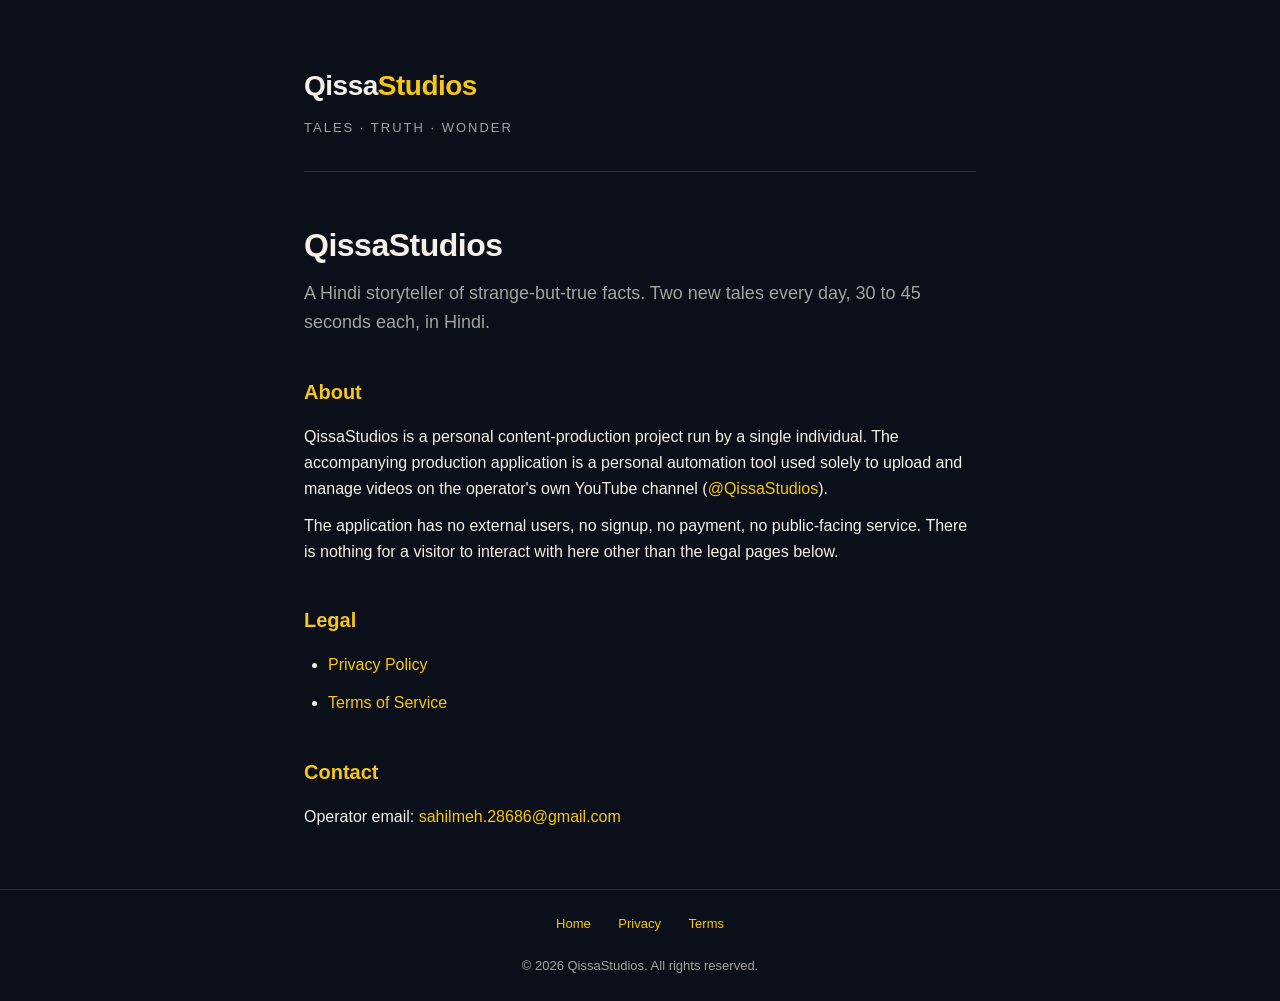
<file: index.html>
<!DOCTYPE html>
<html lang="en">
<head>
  <meta charset="UTF-8">
  <meta name="viewport" content="width=device-width, initial-scale=1.0">
  <meta name="description" content="QissaStudios — Hindi storyteller for the curious. True tales, told daily.">
  <title>QissaStudios</title>
  <link rel="stylesheet" href="style.css">
</head>
<body>
  <div class="container">
    <header>
      <a href="./" class="brand">Qissa<span class="accent">Studios</span></a>
      <span class="tagline">Tales · Truth · Wonder</span>
    </header>

    <h1>QissaStudios</h1>
    <p class="lede">A Hindi storyteller of strange-but-true facts. Two new tales every day, 30 to 45 seconds each, in Hindi.</p>

    <h2>About</h2>
    <p>QissaStudios is a personal content-production project run by a single individual. The accompanying production application is a personal automation tool used solely to upload and manage videos on the operator's own YouTube channel (<a href="https://www.youtube.com/@QissaStudios" rel="noopener">@QissaStudios</a>).</p>
    <p>The application has no external users, no signup, no payment, no public-facing service. There is nothing for a visitor to interact with here other than the legal pages below.</p>

    <h2>Legal</h2>
    <ul>
      <li><a href="privacy.html">Privacy Policy</a></li>
      <li><a href="terms.html">Terms of Service</a></li>
    </ul>

    <h2>Contact</h2>
    <p>Operator email: <a href="mailto:sahilmeh.28686@gmail.com">sahilmeh.28686@gmail.com</a></p>
  </div>

  <footer>
    <a href="./">Home</a>
    <a href="privacy.html">Privacy</a>
    <a href="terms.html">Terms</a>
    <br><br>
    © 2026 QissaStudios. All rights reserved.
  </footer>
</body>
</html>
</file>
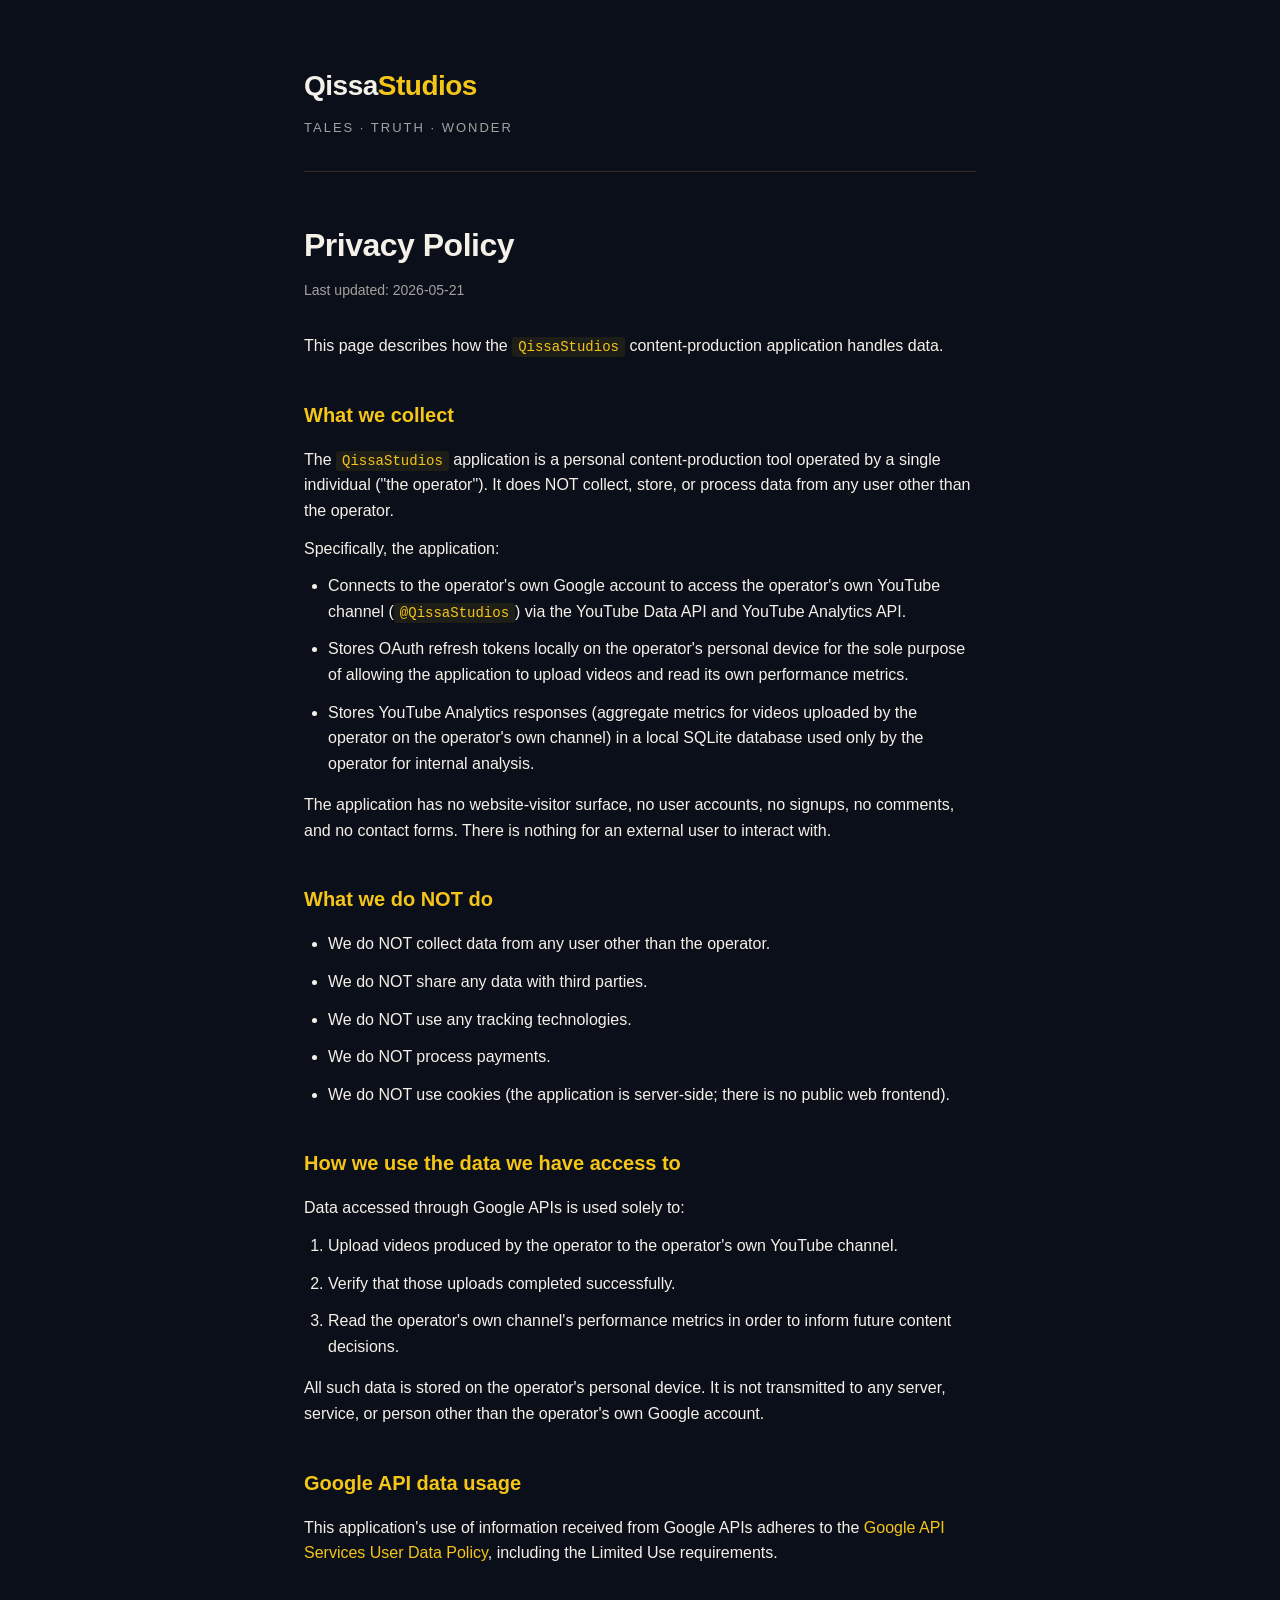
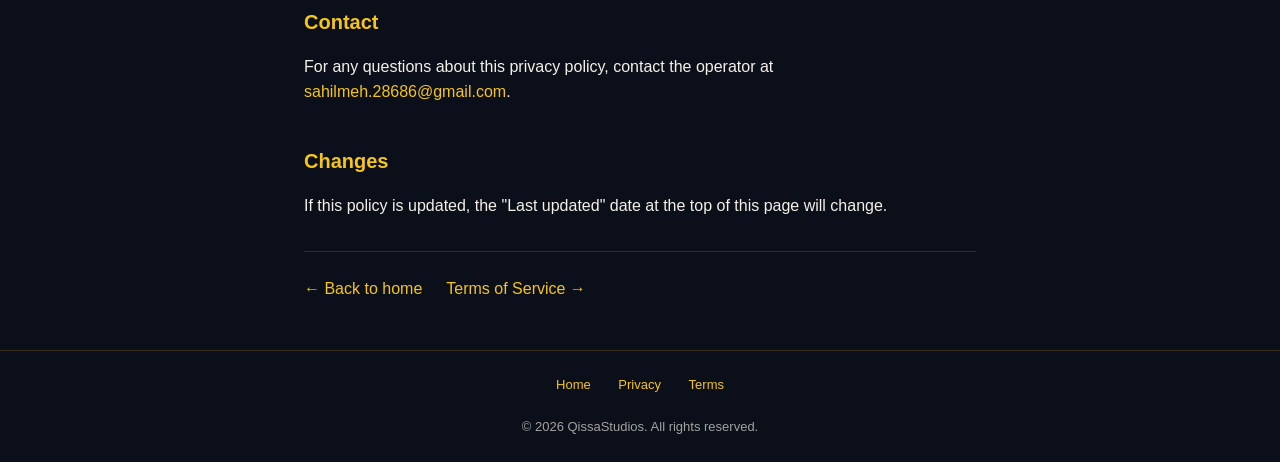
<file: privacy.html>
<!DOCTYPE html>
<html lang="en">
<head>
  <meta charset="UTF-8">
  <meta name="viewport" content="width=device-width, initial-scale=1.0">
  <meta name="description" content="QissaStudios Privacy Policy">
  <title>Privacy Policy — QissaStudios</title>
  <link rel="stylesheet" href="style.css">
</head>
<body>
  <div class="container">
    <header>
      <a href="./" class="brand">Qissa<span class="accent">Studios</span></a>
      <span class="tagline">Tales · Truth · Wonder</span>
    </header>

    <h1>Privacy Policy</h1>
    <p class="meta">Last updated: 2026-05-21</p>

    <p>This page describes how the <code>QissaStudios</code> content-production application handles data.</p>

    <h2>What we collect</h2>
    <p>The <code>QissaStudios</code> application is a personal content-production tool operated by a single individual ("the operator"). It does NOT collect, store, or process data from any user other than the operator.</p>
    <p>Specifically, the application:</p>
    <ul>
      <li>Connects to the operator's own Google account to access the operator's own YouTube channel (<code>@QissaStudios</code>) via the YouTube Data API and YouTube Analytics API.</li>
      <li>Stores OAuth refresh tokens locally on the operator's personal device for the sole purpose of allowing the application to upload videos and read its own performance metrics.</li>
      <li>Stores YouTube Analytics responses (aggregate metrics for videos uploaded by the operator on the operator's own channel) in a local SQLite database used only by the operator for internal analysis.</li>
    </ul>
    <p>The application has no website-visitor surface, no user accounts, no signups, no comments, and no contact forms. There is nothing for an external user to interact with.</p>

    <h2>What we do NOT do</h2>
    <ul>
      <li>We do NOT collect data from any user other than the operator.</li>
      <li>We do NOT share any data with third parties.</li>
      <li>We do NOT use any tracking technologies.</li>
      <li>We do NOT process payments.</li>
      <li>We do NOT use cookies (the application is server-side; there is no public web frontend).</li>
    </ul>

    <h2>How we use the data we have access to</h2>
    <p>Data accessed through Google APIs is used solely to:</p>
    <ol>
      <li>Upload videos produced by the operator to the operator's own YouTube channel.</li>
      <li>Verify that those uploads completed successfully.</li>
      <li>Read the operator's own channel's performance metrics in order to inform future content decisions.</li>
    </ol>
    <p>All such data is stored on the operator's personal device. It is not transmitted to any server, service, or person other than the operator's own Google account.</p>

    <h2>Google API data usage</h2>
    <p>This application's use of information received from Google APIs adheres to the <a href="https://developers.google.com/terms/api-services-user-data-policy" rel="noopener">Google API Services User Data Policy</a>, including the Limited Use requirements.</p>

    <h2>Contact</h2>
    <p>For any questions about this privacy policy, contact the operator at <a href="mailto:sahilmeh.28686@gmail.com">sahilmeh.28686@gmail.com</a>.</p>

    <h2>Changes</h2>
    <p>If this policy is updated, the "Last updated" date at the top of this page will change.</p>

    <div class="nav">
      <a href="./">← Back to home</a>
      <a href="terms.html">Terms of Service →</a>
    </div>
  </div>

  <footer>
    <a href="./">Home</a>
    <a href="privacy.html">Privacy</a>
    <a href="terms.html">Terms</a>
    <br><br>
    © 2026 QissaStudios. All rights reserved.
  </footer>
</body>
</html>
</file>
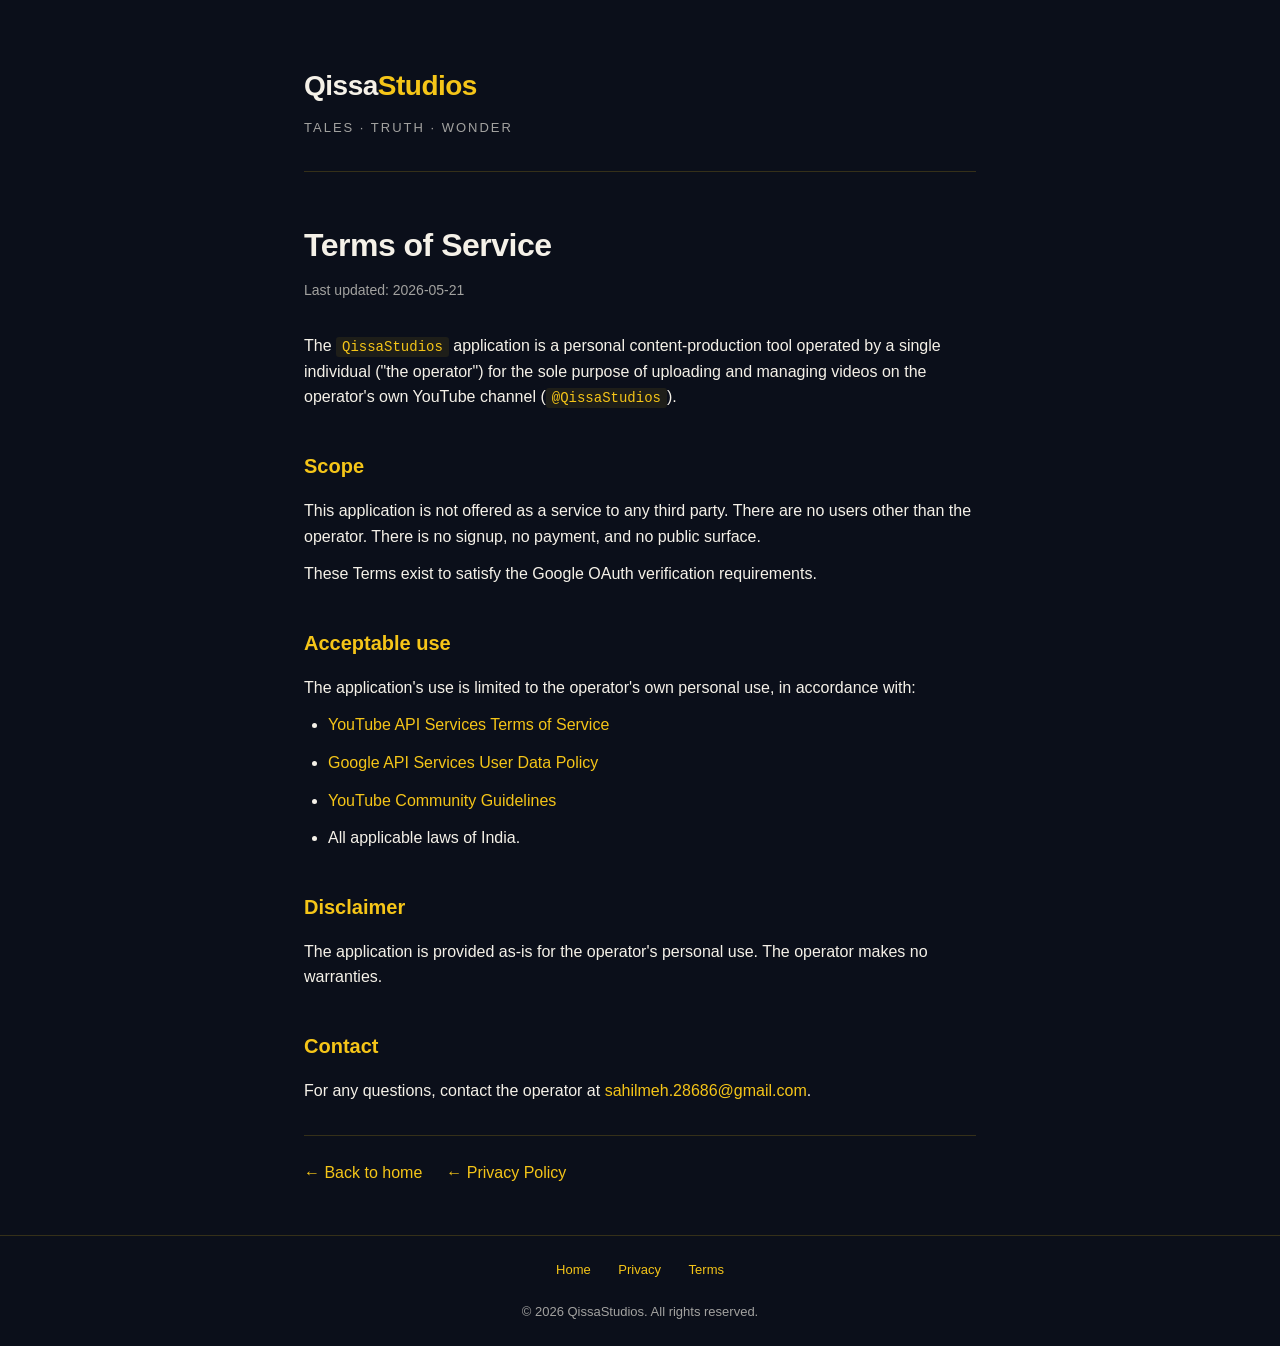
<file: terms.html>
<!DOCTYPE html>
<html lang="en">
<head>
  <meta charset="UTF-8">
  <meta name="viewport" content="width=device-width, initial-scale=1.0">
  <meta name="description" content="QissaStudios Terms of Service">
  <title>Terms of Service — QissaStudios</title>
  <link rel="stylesheet" href="style.css">
</head>
<body>
  <div class="container">
    <header>
      <a href="./" class="brand">Qissa<span class="accent">Studios</span></a>
      <span class="tagline">Tales · Truth · Wonder</span>
    </header>

    <h1>Terms of Service</h1>
    <p class="meta">Last updated: 2026-05-21</p>

    <p>The <code>QissaStudios</code> application is a personal content-production tool operated by a single individual ("the operator") for the sole purpose of uploading and managing videos on the operator's own YouTube channel (<code>@QissaStudios</code>).</p>

    <h2>Scope</h2>
    <p>This application is not offered as a service to any third party. There are no users other than the operator. There is no signup, no payment, and no public surface.</p>
    <p>These Terms exist to satisfy the Google OAuth verification requirements.</p>

    <h2>Acceptable use</h2>
    <p>The application's use is limited to the operator's own personal use, in accordance with:</p>
    <ul>
      <li><a href="https://developers.google.com/youtube/terms/api-services-terms-of-service" rel="noopener">YouTube API Services Terms of Service</a></li>
      <li><a href="https://developers.google.com/terms/api-services-user-data-policy" rel="noopener">Google API Services User Data Policy</a></li>
      <li><a href="https://www.youtube.com/howyoutubeworks/policies/community-guidelines/" rel="noopener">YouTube Community Guidelines</a></li>
      <li>All applicable laws of India.</li>
    </ul>

    <h2>Disclaimer</h2>
    <p>The application is provided as-is for the operator's personal use. The operator makes no warranties.</p>

    <h2>Contact</h2>
    <p>For any questions, contact the operator at <a href="mailto:sahilmeh.28686@gmail.com">sahilmeh.28686@gmail.com</a>.</p>

    <div class="nav">
      <a href="./">← Back to home</a>
      <a href="privacy.html">← Privacy Policy</a>
    </div>
  </div>

  <footer>
    <a href="./">Home</a>
    <a href="privacy.html">Privacy</a>
    <a href="terms.html">Terms</a>
    <br><br>
    © 2026 QissaStudios. All rights reserved.
  </footer>
</body>
</html>
</file>
<file: style.css>
:root {
  --bg-primary: #0B0F1A;
  --bg-secondary: #1A1410;
  --text-primary: #F5F1E8;
  --text-muted: rgba(245, 241, 232, 0.65);
  --accent: #F5C518;
  --border: rgba(245, 197, 24, 0.18);
}

* {
  box-sizing: border-box;
  margin: 0;
  padding: 0;
}

html {
  -webkit-text-size-adjust: 100%;
  scroll-behavior: smooth;
}

body {
  font-family: -apple-system, BlinkMacSystemFont, "Segoe UI", Roboto, "Helvetica Neue", Arial, sans-serif;
  background: var(--bg-primary);
  color: var(--text-primary);
  line-height: 1.6;
  font-size: 16px;
  min-height: 100vh;
  display: flex;
  flex-direction: column;
}

.container {
  max-width: 720px;
  margin: 0 auto;
  padding: 64px 24px 48px;
  flex: 1;
  width: 100%;
}

header {
  border-bottom: 1px solid var(--border);
  padding-bottom: 32px;
  margin-bottom: 48px;
}

header .brand {
  font-size: 28px;
  font-weight: 800;
  letter-spacing: -0.5px;
  color: var(--text-primary);
  text-decoration: none;
  display: inline-block;
}

header .brand .accent {
  color: var(--accent);
}

header .tagline {
  display: block;
  margin-top: 8px;
  font-size: 13px;
  letter-spacing: 2px;
  color: var(--text-muted);
  text-transform: uppercase;
}

h1 {
  font-size: 32px;
  font-weight: 700;
  margin-bottom: 8px;
  letter-spacing: -0.5px;
}

h2 {
  font-size: 20px;
  font-weight: 700;
  margin-top: 40px;
  margin-bottom: 16px;
  color: var(--accent);
}

h3 {
  font-size: 16px;
  font-weight: 600;
  margin-top: 24px;
  margin-bottom: 8px;
}

p, li {
  margin-bottom: 12px;
  color: var(--text-primary);
}

ul, ol {
  margin-left: 24px;
  margin-bottom: 16px;
}

a {
  color: var(--accent);
  text-decoration: none;
  border-bottom: 1px solid transparent;
  transition: border-color 0.15s ease;
}

a:hover {
  border-bottom-color: var(--accent);
}

strong {
  color: var(--accent);
  font-weight: 600;
}

code {
  font-family: ui-monospace, "SF Mono", Menlo, Consolas, monospace;
  font-size: 14px;
  background: rgba(245, 197, 24, 0.08);
  padding: 2px 6px;
  border-radius: 3px;
  color: var(--accent);
}

.meta {
  color: var(--text-muted);
  font-size: 14px;
  margin-bottom: 32px;
}

.nav {
  margin-top: 32px;
  padding-top: 24px;
  border-top: 1px solid var(--border);
  display: flex;
  gap: 24px;
  flex-wrap: wrap;
}

footer {
  border-top: 1px solid var(--border);
  padding: 24px;
  text-align: center;
  color: var(--text-muted);
  font-size: 13px;
}

footer a {
  margin: 0 12px;
}

.lede {
  font-size: 18px;
  color: var(--text-muted);
  margin-bottom: 32px;
}

@media (max-width: 480px) {
  .container {
    padding: 40px 20px 32px;
  }
  h1 { font-size: 26px; }
  h2 { font-size: 18px; }
  body { font-size: 15px; }
}
</file>
